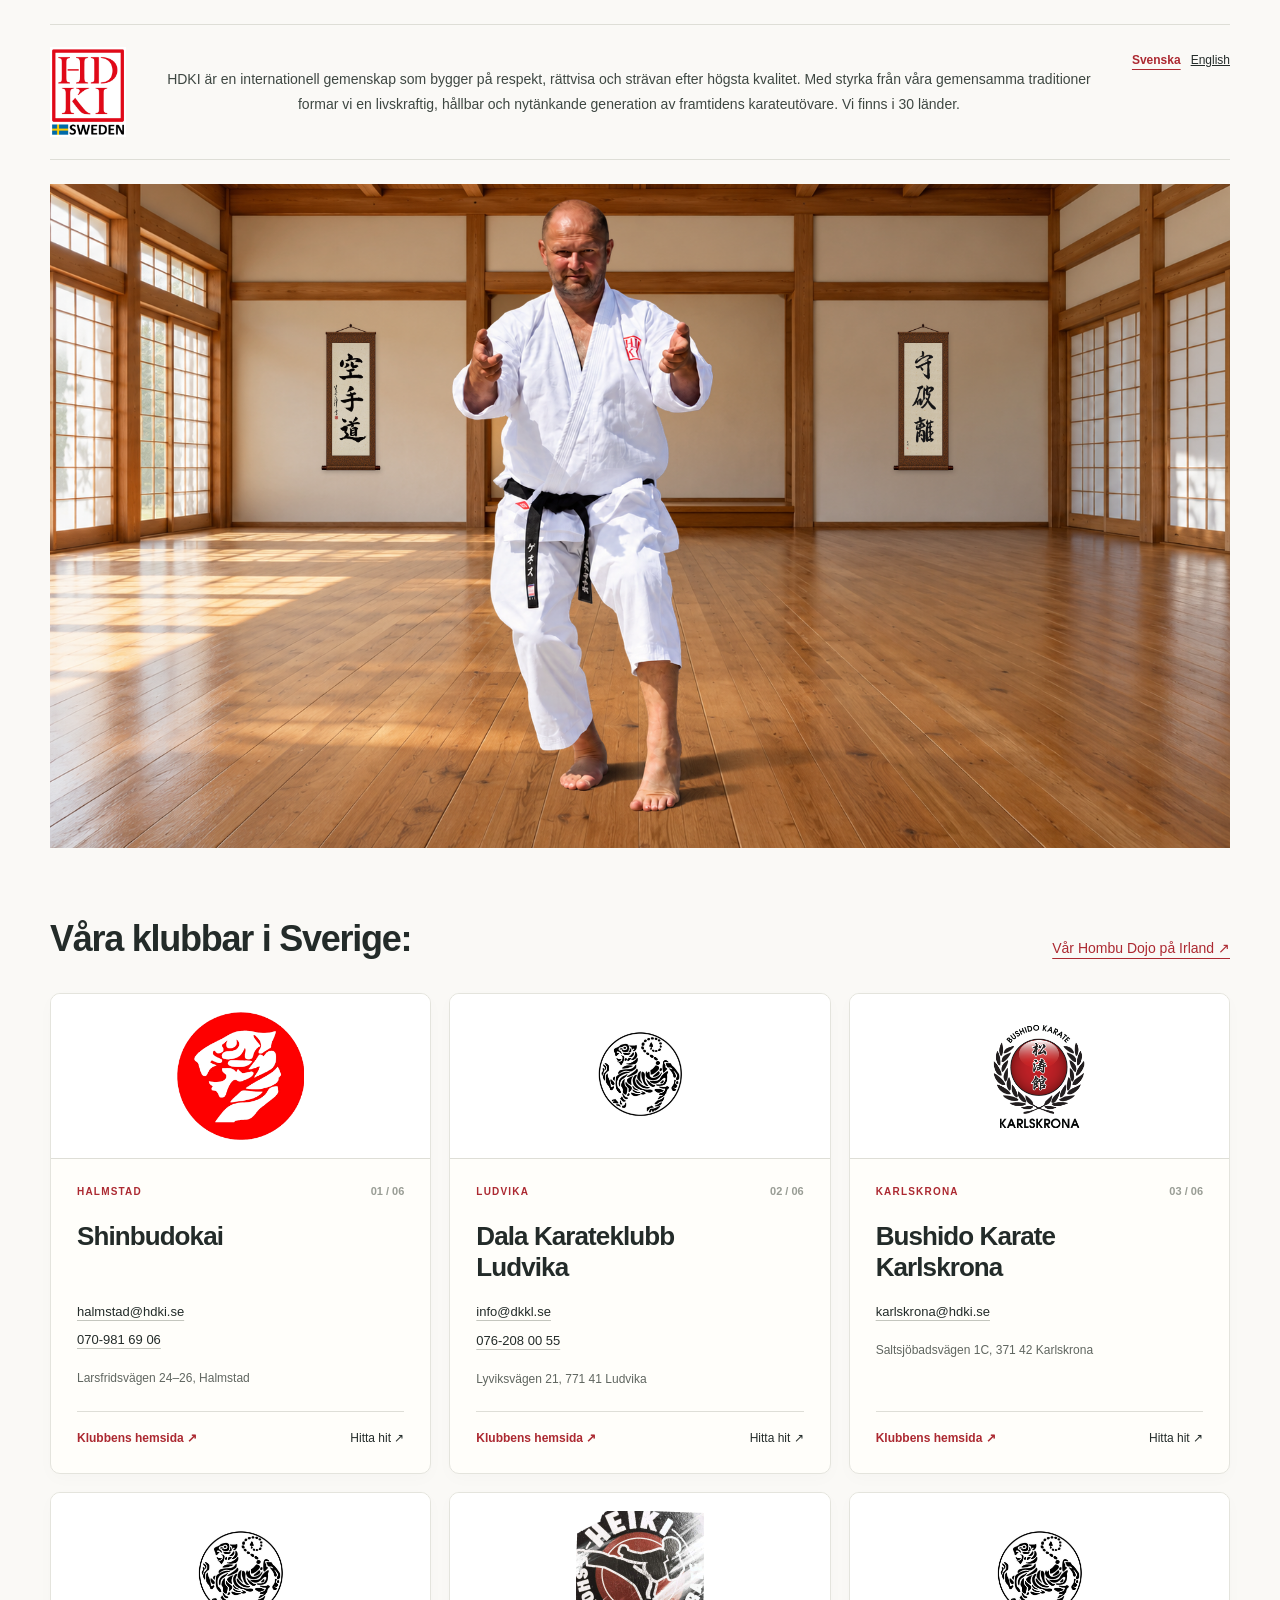
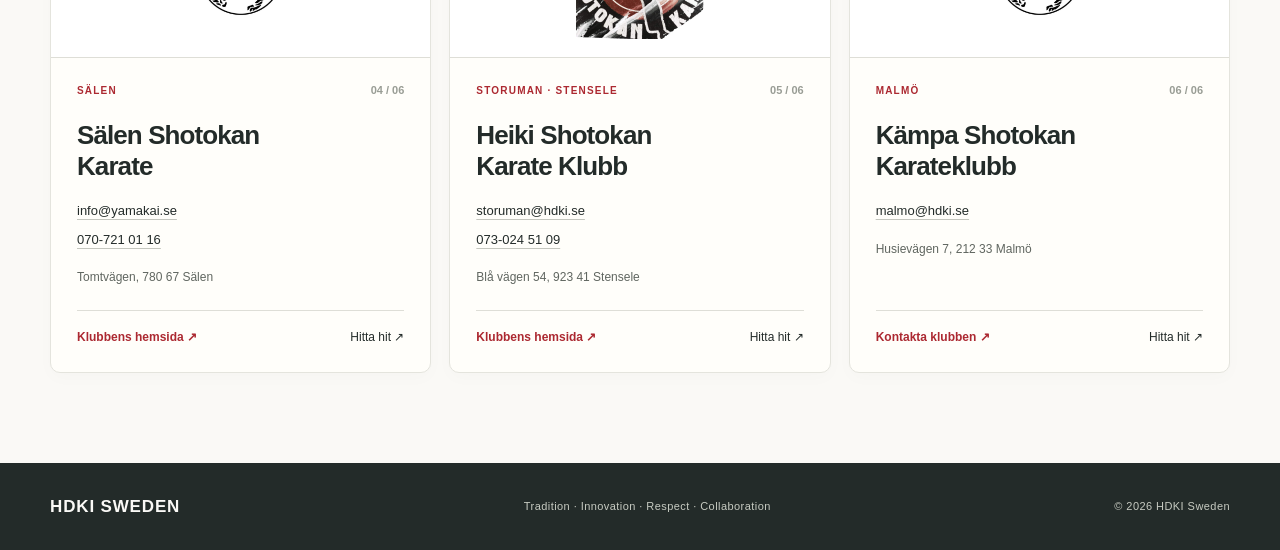
<file: index.html>
<!doctype html>
<html lang="sv">
<head>
  <meta charset="utf-8">
  <meta name="viewport" content="width=device-width,initial-scale=1">
  <meta name="description" content="HDKI Sweden – tradition, innovation, respekt och samarbete. Hitta din karateklubb och ta kontakt för att veta mer om träningen.">
  <meta name="theme-color" content="#a62b30">
  <title>HDKI Sweden · Karate & gemenskap</title>
  <link rel="stylesheet" href="styles.css">
<link rel="stylesheet" href="design-variants.css"></head>
<body class="variant-1">
  <header class="wrap design-header"><a class="design-brand" href="#innehall" aria-label="HDKI Sweden"><img src="bilder/cropped-HDKI_Flagga_SWEDEN_1000px.jpg" alt="HDKI Sweden" width="1000" height="1182"></a><div class="header-description"><section class="about"><div class="wrap"><p>HDKI är en internationell gemenskap som bygger på respekt, rättvisa och strävan efter högsta kvalitet. Med styrka från våra gemensamma traditioner formar vi en livskraftig, hållbar och nytänkande generation av framtidens karateutövare. Vi finns i 30 länder.</p></div></section></div><div class="wrap top-language"><span class="language-switch" aria-label="Language"><a href="index.html" lang="sv" hreflang="sv" aria-current="page">Svenska</a><a href="en.html" lang="en" hreflang="en">English</a></span></div></header>
  <a class="skip" href="#innehall">Hoppa till innehållet</a>
<main id="innehall">
    <section class="hero dojo-scene wrap" aria-label="HDKI Sweden"><div class="dojo-scrolls" aria-hidden="true"><img class="dojo-scroll scroll-karatedo" src="bilder/karatedo-clean.png?v=2" alt=""><img class="dojo-scroll scroll-shuhari" src="bilder/shuhari-matched.png?v=3" alt=""></div><div class="dojo-foreground"><img class="hero-portrait" src="bilder/karate-hero.png" alt="Karateutövare i vit dräkt och svart bälte" width="1537" height="1023" fetchpriority="high"></div></section>
    
    <section class="wrap clubs" id="klubbar" aria-labelledby="club-heading"><div class="section-heading"><div><h2 id="club-heading">Våra klubbar i Sverige:</h2></div><div class="clubs-hombu"><a href="https://www.hdki.org/">Vår Hombu Dojo på Irland <span aria-hidden="true">↗</span></a></div></div>
      <div class="club-grid">
        <article class="club"><div class="club-image"><img src="bilder/Shinbudokai.png" alt="" width="240" height="180" loading="lazy" decoding="async"></div><div class="club-top"><span>Halmstad</span><span class="club-no">01 / 06</span></div><h3>Shinbudokai</h3><div class="details"><a href="mailto:halmstad@hdki.se">halmstad@hdki.se</a><a href="tel:+46709816906">070-981 69 06</a></div><p class="address">Larsfridsvägen 24–26, Halmstad</p><div class="club-bottom"><a href="https://www.shinbudokai.se/">Klubbens hemsida ↗</a><a href="https://www.google.com/maps/search/?api=1&amp;query=Larsfridsv%C3%A4gen+24-26+Halmstad">Hitta hit ↗</a></div></article>
        <article class="club"><div class="club-image"><img src="bilder/Shotokan-Tiger.jpg" alt="" width="240" height="180" loading="lazy" decoding="async"></div><div class="club-top"><span>Ludvika</span><span class="club-no">02 / 06</span></div><h3>Dala Karateklubb<br>Ludvika</h3><div class="details"><a href="mailto:info@dkkl.se">info@dkkl.se</a><a href="tel:+46762080055">076-208 00 55</a></div><p class="address">Lyviksvägen 21, 771 41 Ludvika</p><div class="club-bottom"><a href="https://dkkl.se/">Klubbens hemsida ↗</a><a href="https://www.google.com/maps/search/?api=1&amp;query=Lyviksv%C3%A4gen+21+Ludvika">Hitta hit ↗</a></div></article>
        <article class="club"><div class="club-image"><img src="bilder/Bushido-Karate-Karlskrona.png" alt="" width="240" height="180" loading="lazy" decoding="async"></div><div class="club-top"><span>Karlskrona</span><span class="club-no">03 / 06</span></div><h3>Bushido Karate<br>Karlskrona</h3><div class="details"><a href="mailto:karlskrona@hdki.se">karlskrona@hdki.se</a></div><p class="address">Saltsjöbadsvägen 1C, 371 42 Karlskrona</p><div class="club-bottom"><a href="https://bkk-karlskrona.se/">Klubbens hemsida ↗</a><a href="https://www.google.com/maps/search/?api=1&amp;query=Saltsj%C3%B6badsv%C3%A4gen+1C+Karlskrona">Hitta hit ↗</a></div></article>
        <article class="club"><div class="club-image"><img src="bilder/Shotokan-Tiger.jpg" alt="" width="240" height="180" loading="lazy" decoding="async"></div><div class="club-top"><span>Sälen</span><span class="club-no">04 / 06</span></div><h3>Sälen Shotokan<br>Karate</h3><div class="details"><a href="mailto:info@yamakai.se">info@yamakai.se</a><a href="tel:+46707210116">070-721 01 16</a></div><p class="address">Tomtvägen, 780 67 Sälen</p><div class="club-bottom"><a href="https://www.yamakai.se/">Klubbens hemsida ↗</a><a href="https://www.google.com/maps/search/?api=1&amp;query=Tomtv%C3%A4gen+S%C3%A4len">Hitta hit ↗</a></div></article>
        <article class="club"><div class="club-image"><img src="bilder/Storuman.jpg" alt="" width="240" height="180" loading="lazy" decoding="async"></div><div class="club-top"><span>Storuman · Stensele</span><span class="club-no">05 / 06</span></div><h3>Heiki Shotokan<br>Karate Klubb</h3><div class="details"><a href="mailto:storuman@hdki.se">storuman@hdki.se</a><a href="tel:+46730245109">073-024 51 09</a></div><p class="address">Blå vägen 54, 923 41 Stensele</p><div class="club-bottom"><a href="https://www.stenselesk.com/">Klubbens hemsida ↗</a><a href="https://www.google.com/maps/search/?api=1&amp;query=Bl%C3%A5+v%C3%A4gen+54+Stensele">Hitta hit ↗</a></div></article>
        <article class="club"><div class="club-image"><img src="bilder/Shotokan-Tiger.jpg" alt="" width="240" height="180" loading="lazy" decoding="async"></div><div class="club-top"><span>Malmö</span><span class="club-no">06 / 06</span></div><h3>Kämpa Shotokan<br>Karateklubb</h3><div class="details"><a href="mailto:malmo@hdki.se">malmo@hdki.se</a></div><p class="address">Husievägen 7, 212 33 Malmö</p><div class="club-bottom"><a href="mailto:malmo@hdki.se">Kontakta klubben ↗</a><a href="https://www.google.com/maps/search/?api=1&amp;query=Husiev%C3%A4gen+7+Malm%C3%B6">Hitta hit ↗</a></div></article>
      </div>
    </section>
  </main>
  <footer><div class="wrap footer-inner"><div class="footer-brand">HDKI SWEDEN</div><p>Tradition · Innovation · Respect · Collaboration</p><p>© 2026 HDKI Sweden</p></div></footer>
</body>
</html>
</file>
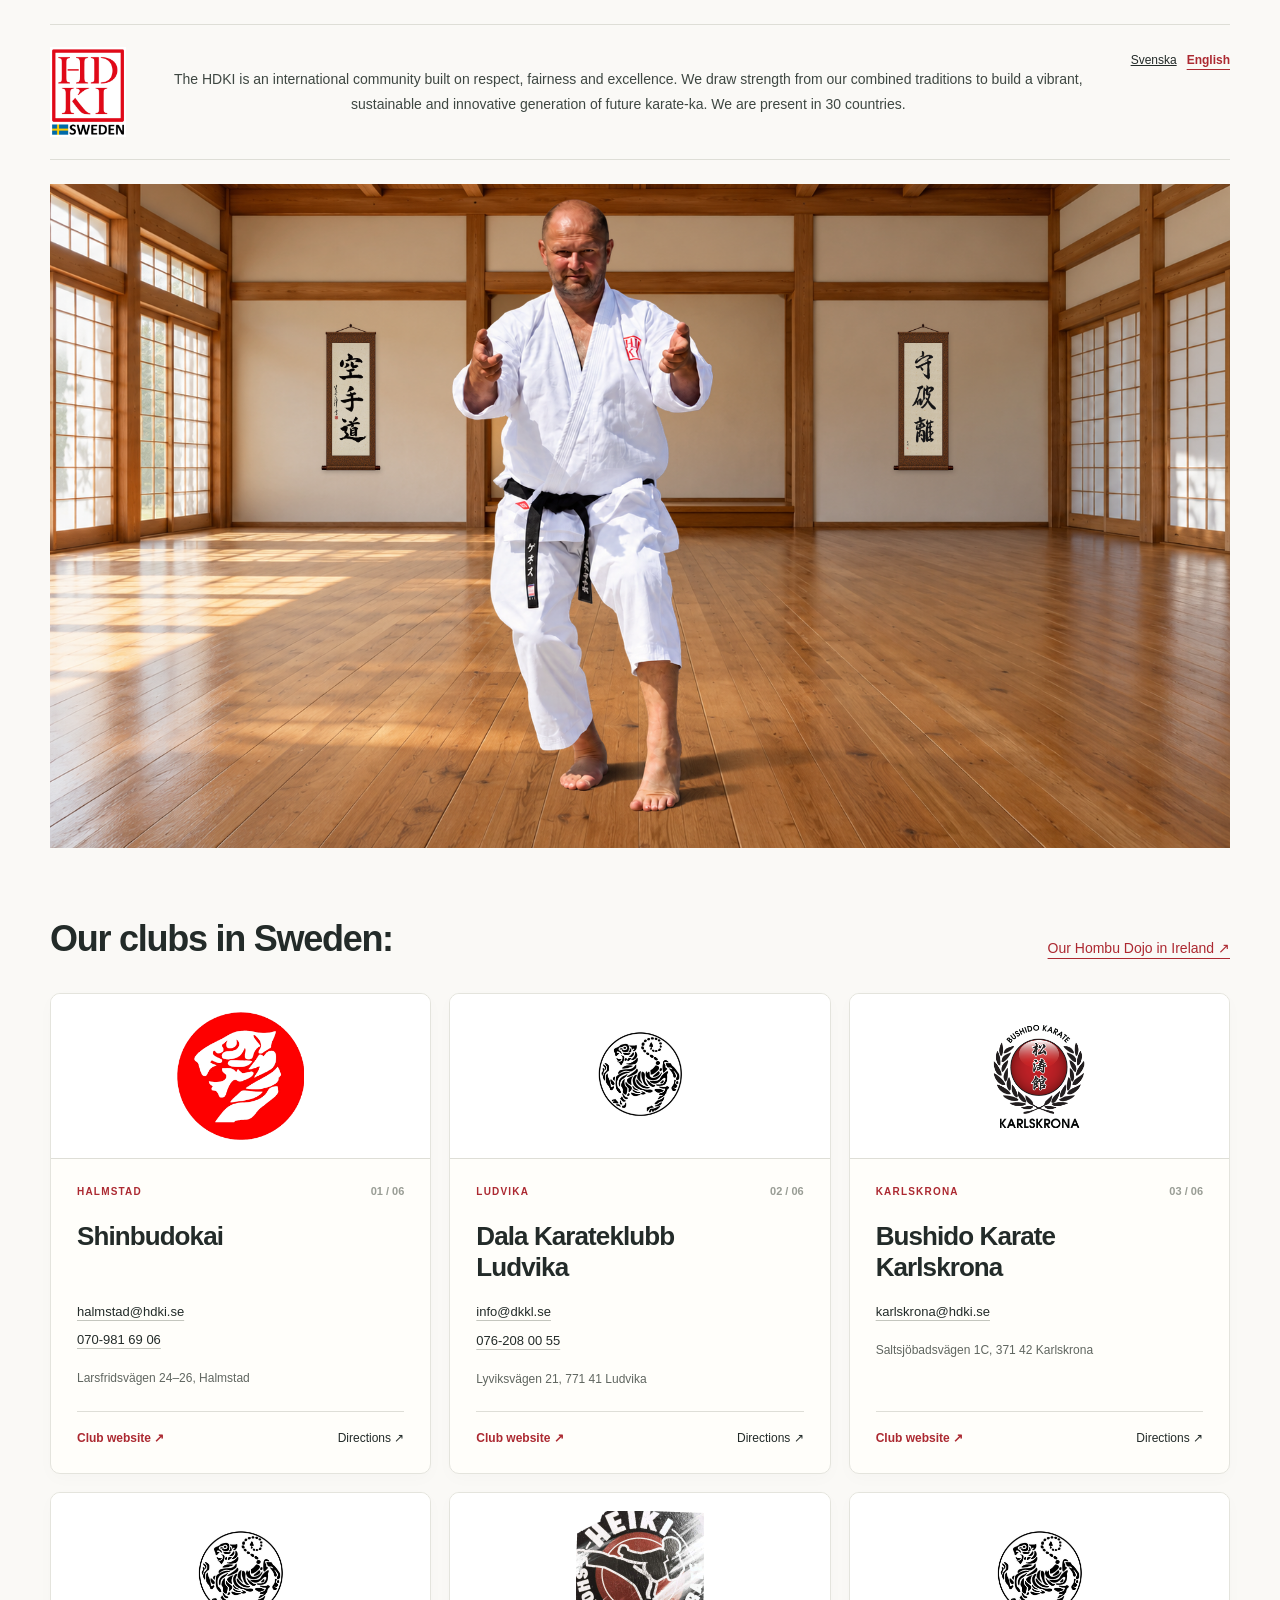
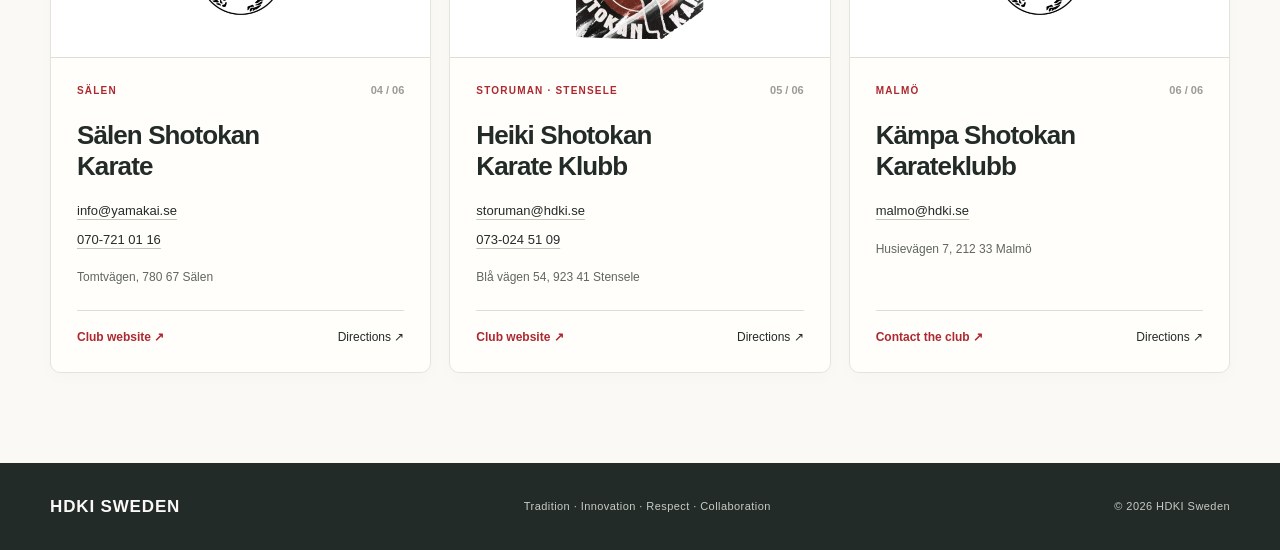
<file: en.html>
<!doctype html>
<html lang="en">
<head>
  <meta charset="utf-8">
  <meta name="viewport" content="width=device-width,initial-scale=1">
  <meta name="description" content="HDKI Sweden – tradition, innovation, respect and collaboration. Find your karate club and get in touch to learn more about training.">
  <meta name="theme-color" content="#a62b30">
  <title>HDKI Sweden · Karate & community</title>
  <link rel="stylesheet" href="styles.css">
<link rel="stylesheet" href="design-variants.css"></head>
<body class="variant-1">
  <header class="wrap design-header"><a class="design-brand" href="#innehall" aria-label="HDKI Sweden"><img src="bilder/cropped-HDKI_Flagga_SWEDEN_1000px.jpg" alt="HDKI Sweden" width="1000" height="1182"></a><div class="header-description"><section class="about"><div class="wrap"><p>The HDKI is an international community built on respect, fairness and excellence. We draw strength from our combined traditions to build a vibrant, sustainable and innovative generation of future karate-ka. We are present in 30 countries.</p></div></section></div><div class="wrap top-language"><span class="language-switch" aria-label="Language"><a href="index.html" lang="sv" hreflang="sv">Svenska</a><a href="en.html" lang="en" hreflang="en" aria-current="page">English</a></span></div></header>
  <a class="skip" href="#innehall">Skip to content</a>
<main id="innehall">
    <section class="hero dojo-scene wrap" aria-label="HDKI Sweden"><div class="dojo-scrolls" aria-hidden="true"><img class="dojo-scroll scroll-karatedo" src="bilder/karatedo-clean.png?v=2" alt=""><img class="dojo-scroll scroll-shuhari" src="bilder/shuhari-matched.png?v=3" alt=""></div><div class="dojo-foreground"><img class="hero-portrait" src="bilder/karate-hero.png" alt="Karate practitioner in a white gi and black belt" width="1537" height="1023" fetchpriority="high"></div></section>
    
    <section class="wrap clubs" id="klubbar" aria-labelledby="club-heading"><div class="section-heading"><div><h2 id="club-heading">Our clubs in Sweden:</h2></div><div class="clubs-hombu"><a href="https://www.hdki.org/">Our Hombu Dojo in Ireland <span aria-hidden="true">↗</span></a></div></div>
      <div class="club-grid">
        <article class="club"><div class="club-image"><img src="bilder/Shinbudokai.png" alt="" width="240" height="180" loading="lazy" decoding="async"></div><div class="club-top"><span>Halmstad</span><span class="club-no">01 / 06</span></div><h3>Shinbudokai</h3><div class="details"><a href="mailto:halmstad@hdki.se">halmstad@hdki.se</a><a href="tel:+46709816906">070-981 69 06</a></div><p class="address">Larsfridsvägen 24–26, Halmstad</p><div class="club-bottom"><a href="https://www.shinbudokai.se/">Club website ↗</a><a href="https://www.google.com/maps/search/?api=1&amp;query=Larsfridsv%C3%A4gen+24-26+Halmstad">Directions ↗</a></div></article>
        <article class="club"><div class="club-image"><img src="bilder/Shotokan-Tiger.jpg" alt="" width="240" height="180" loading="lazy" decoding="async"></div><div class="club-top"><span>Ludvika</span><span class="club-no">02 / 06</span></div><h3>Dala Karateklubb<br>Ludvika</h3><div class="details"><a href="mailto:info@dkkl.se">info@dkkl.se</a><a href="tel:+46762080055">076-208 00 55</a></div><p class="address">Lyviksvägen 21, 771 41 Ludvika</p><div class="club-bottom"><a href="https://dkkl.se/">Club website ↗</a><a href="https://www.google.com/maps/search/?api=1&amp;query=Lyviksv%C3%A4gen+21+Ludvika">Directions ↗</a></div></article>
        <article class="club"><div class="club-image"><img src="bilder/Bushido-Karate-Karlskrona.png" alt="" width="240" height="180" loading="lazy" decoding="async"></div><div class="club-top"><span>Karlskrona</span><span class="club-no">03 / 06</span></div><h3>Bushido Karate<br>Karlskrona</h3><div class="details"><a href="mailto:karlskrona@hdki.se">karlskrona@hdki.se</a></div><p class="address">Saltsjöbadsvägen 1C, 371 42 Karlskrona</p><div class="club-bottom"><a href="https://bkk-karlskrona.se/">Club website ↗</a><a href="https://www.google.com/maps/search/?api=1&amp;query=Saltsj%C3%B6badsv%C3%A4gen+1C+Karlskrona">Directions ↗</a></div></article>
        <article class="club"><div class="club-image"><img src="bilder/Shotokan-Tiger.jpg" alt="" width="240" height="180" loading="lazy" decoding="async"></div><div class="club-top"><span>Sälen</span><span class="club-no">04 / 06</span></div><h3>Sälen Shotokan<br>Karate</h3><div class="details"><a href="mailto:info@yamakai.se">info@yamakai.se</a><a href="tel:+46707210116">070-721 01 16</a></div><p class="address">Tomtvägen, 780 67 Sälen</p><div class="club-bottom"><a href="https://www.yamakai.se/">Club website ↗</a><a href="https://www.google.com/maps/search/?api=1&amp;query=Tomtv%C3%A4gen+S%C3%A4len">Directions ↗</a></div></article>
        <article class="club"><div class="club-image"><img src="bilder/Storuman.jpg" alt="" width="240" height="180" loading="lazy" decoding="async"></div><div class="club-top"><span>Storuman · Stensele</span><span class="club-no">05 / 06</span></div><h3>Heiki Shotokan<br>Karate Klubb</h3><div class="details"><a href="mailto:storuman@hdki.se">storuman@hdki.se</a><a href="tel:+46730245109">073-024 51 09</a></div><p class="address">Blå vägen 54, 923 41 Stensele</p><div class="club-bottom"><a href="https://www.stenselesk.com/">Club website ↗</a><a href="https://www.google.com/maps/search/?api=1&amp;query=Bl%C3%A5+v%C3%A4gen+54+Stensele">Directions ↗</a></div></article>
        <article class="club"><div class="club-image"><img src="bilder/Shotokan-Tiger.jpg" alt="" width="240" height="180" loading="lazy" decoding="async"></div><div class="club-top"><span>Malmö</span><span class="club-no">06 / 06</span></div><h3>Kämpa Shotokan<br>Karateklubb</h3><div class="details"><a href="mailto:malmo@hdki.se">malmo@hdki.se</a></div><p class="address">Husievägen 7, 212 33 Malmö</p><div class="club-bottom"><a href="mailto:malmo@hdki.se">Contact the club ↗</a><a href="https://www.google.com/maps/search/?api=1&amp;query=Husiev%C3%A4gen+7+Malm%C3%B6">Directions ↗</a></div></article>
      </div>
    </section>
  </main>
  <footer><div class="wrap footer-inner"><div class="footer-brand">HDKI SWEDEN</div><p>Tradition · Innovation · Respect · Collaboration</p><p>© 2026 HDKI Sweden</p></div></footer>
</body>
</html>
</file>
<file: styles.css>
:root{--paper:#f6f3ed;--ink:#202523;--muted:#606660;--red:#a62b30;--line:#d8d9d1;--white:#fffefa}
    *{box-sizing:border-box}html{scroll-behavior:smooth;scroll-padding-top:100px}body{margin:0;background:var(--paper);color:var(--ink);font-family:Arial,Helvetica,sans-serif;line-height:1.6}a{color:inherit}a:focus-visible,button:focus-visible{outline:3px solid var(--red);outline-offset:5px}a:hover{text-decoration-color:var(--red)}.wrap{width:min(1180px,calc(100% - 64px));margin:auto}.skip{position:absolute;top:-100px;left:12px;padding:12px;background:white;z-index:9}.skip:focus{top:8px}
    header{border-bottom:1px solid var(--line);background:var(--paper)}.header-inner{min-height:100px;display:flex;align-items:center;justify-content:space-between;gap:30px}.brand{text-decoration:none;display:flex;gap:16px;align-items:center}.brand-dot{height:41px;width:41px;border:8px solid var(--red);border-radius:50%}.brand-name{font-weight:800;font-size:27px;letter-spacing:.02em;line-height:1}.brand-name small{display:block;font-size:10px;letter-spacing:.29em;margin-top:9px;font-weight:500}.nav{display:flex;gap:30px;align-items:center;font-size:14px}.nav a{text-decoration:none}.nav a:hover{color:var(--red)}.nav .nav-cta{border-bottom:1px solid var(--red);padding-bottom:4px}
    .hero{padding:88px 0 80px;position:relative;overflow:hidden}.hero-grid{display:grid;grid-template-columns:1.3fr 1fr;gap:52px;align-items:center}.eyebrow{font-size:11px;letter-spacing:.19em;font-weight:700;text-transform:uppercase;display:flex;align-items:center;gap:12px}.eyebrow:before{content:"";width:25px;height:2px;background:var(--red)}h1{font-family:Georgia,'Times New Roman',serif;font-size:clamp(55px,6.5vw,88px);font-weight:400;line-height:1.04;letter-spacing:-.052em;margin:26px 0}h1 em{font-weight:400;color:var(--red)}.intro{max-width:420px;color:var(--muted);font-size:17px;margin:25px 0 32px}.button{display:inline-flex;align-items:center;gap:35px;background:var(--red);color:white;padding:15px 23px;text-decoration:none;font-size:14px}.button:hover{background:#862227}.button span{font-size:22px;line-height:1}.hero-art{position:relative;min-height:375px;display:grid;place-items:center}.sun{width:310px;height:310px;border-radius:50%;background:var(--red);box-shadow:0 0 0 28px #a62b3008,0 0 0 29px #a62b301a}.sun:after{content:"";position:absolute;width:70%;height:1px;top:50%;left:15%;background:#f6f3ed60;transform:rotate(-38deg)}.art-caption{position:absolute;bottom:0;right:0;font-size:10px;letter-spacing:.2em;text-transform:uppercase;color:var(--muted)}.art-word{position:absolute;font-family:Georgia,serif;color:var(--paper);font-size:57px;letter-spacing:.06em;transform:rotate(-8deg)}
    .values{border-top:1px solid var(--line);border-bottom:1px solid var(--line)}.values-inner{display:grid;grid-template-columns:repeat(4,1fr);padding:23px 0}.value{font-family:Georgia,serif;font-size:22px;border-left:1px solid var(--line);padding-left:30px}.value:first-child{border:0;padding-left:0}.value small{font-family:Arial,sans-serif;font-size:9px;letter-spacing:.15em;display:block;color:var(--muted);margin-top:5px;text-transform:uppercase}
    .clubs{padding:85px 0 90px}.section-heading{display:flex;align-items:end;justify-content:space-between;gap:30px;margin-bottom:34px}h2{font-family:Georgia,serif;font-weight:400;font-size:clamp(35px,4vw,51px);line-height:1.15;letter-spacing:-.035em;margin:15px 0 0}.section-heading p{font-size:14px;color:var(--muted);max-width:315px;margin:0}.club-grid{display:grid;grid-template-columns:repeat(3,1fr);gap:18px}.club{background:var(--white);padding:29px 26px 25px;border:1px solid var(--line);display:flex;flex-direction:column;min-height:333px;position:relative}.club:hover{border-color:#a62b3080}.club-top{display:flex;justify-content:space-between;align-items:center;color:var(--red);font-size:10px;letter-spacing:.12em;text-transform:uppercase}.club-no{color:#999d95;font-size:11px;letter-spacing:0}h3{font-family:Georgia,serif;font-weight:400;font-size:26px;letter-spacing:-.025em;line-height:1.2;margin:20px 0 19px;min-height:62px}.details{display:grid;gap:8px;font-size:13px}.details a{text-underline-offset:4px;text-decoration-color:#c4c6be;overflow-wrap:anywhere}.address{font-size:12px;color:var(--muted);margin-top:18px}.club-bottom{border-top:1px solid var(--line);padding-top:17px;margin-top:auto;display:flex;justify-content:space-between;gap:10px;font-size:12px}.club-bottom a{text-decoration:none}.club-bottom a:hover{color:var(--red)}.club .address{margin-bottom:22px}.contact{border-top:1px solid var(--line);padding:42px 0;display:flex;align-items:center;justify-content:space-between;gap:30px}.contact h2{font-size:32px;margin:0}.contact p{max-width:440px;color:var(--muted);font-size:14px;margin:0}.contact a{text-underline-offset:4px}footer{background:var(--ink);color:var(--paper);padding:30px 0}.footer-inner{display:flex;justify-content:space-between;align-items:center;gap:20px}.footer-brand{font-weight:700;font-size:17px;letter-spacing:.05em}.footer-inner p{font-size:11px;letter-spacing:.04em;margin:0;color:#c7cbc2}
    @media(max-width:950px){.hero-grid{grid-template-columns:1.3fr .8fr;gap:20px}.sun{width:235px;height:235px}.art-word{font-size:43px}.club-grid{grid-template-columns:repeat(2,1fr)}.value{padding-left:20px;font-size:20px}}
    @media(max-width:640px){.wrap{width:calc(100% - 36px)}.header-inner{min-height:85px;gap:15px}.brand-name{font-size:22px}.brand-dot{width:31px;height:31px;border-width:6px}.brand{gap:10px}.brand-name small{font-size:8px}.nav{font-size:12px;gap:15px}.nav .home-link{display:none}.hero{padding:48px 0 38px}.hero-grid{grid-template-columns:1fr;gap:20px}h1{font-size:63px}.intro{font-size:16px}.hero-art{min-height:225px}.sun{width:190px;height:190px}.art-word{font-size:36px}.art-caption{font-size:8px;right:0;bottom:0}.values-inner{grid-template-columns:repeat(2,1fr);row-gap:20px}.value{font-size:21px}.value:nth-child(3){border:0;padding-left:0}.section-heading{display:block}.section-heading p{margin-top:18px}.clubs{padding:50px 0}.club-grid{grid-template-columns:1fr}.club{min-height:310px}h3{min-height:0}.contact{display:block}.contact p{margin-top:18px}.footer-inner{display:block}.footer-inner p{margin-top:10px}}
    @media(prefers-reduced-motion:reduce){html{scroll-behavior:auto}}
.language-switch{display:flex;gap:10px;font-size:12px}.language-switch [aria-current=page]{color:var(--red);font-weight:bold;text-decoration:underline;text-underline-offset:5px}@media(max-width:640px){.header-inner{flex-wrap:wrap;padding:15px 0}.nav{flex-wrap:wrap;gap:16px}}

/* Shared imagery for both languages; contain preserves complete logos. */
.brand-logo{display:block;width:52px;height:52px;object-fit:contain;flex-shrink:0}
.hero-art{padding:0 20px 42px;min-width:0}
.hero-logo{display:block;width:min(100%,310px);height:auto;object-fit:contain}
.art-caption{left:0;text-align:center;letter-spacing:.13em}
.club-image{height:180px;margin:-29px -26px 24px;padding:18px;background:#fff;border-bottom:1px solid var(--line);display:grid;place-items:center}
.club-image img{display:block;width:100%;height:100%;min-height:0;object-fit:contain}
@media(max-width:640px){.brand-logo{width:42px;height:42px}.hero-logo{width:210px}.hero-art{padding-bottom:35px}.club-image{height:190px}}

.hero{padding:38px 0 42px}
.top-language{display:flex;justify-content:flex-end;padding-top:18px}
.about{border-top:1px solid var(--line);border-bottom:1px solid var(--line);padding:32px 0}
.about p{max-width:800px;margin:0 auto;text-align:center;font-size:17px;line-height:1.8;color:var(--muted)}
.hombu-link{padding:20px 0;border-bottom:1px solid var(--line);text-align:center}
.hombu-link a{color:var(--red);text-underline-offset:5px}
.hombu-link span{margin-left:8px}
@media(max-width:640px){.about{padding:24px 0}.about p{font-size:16px}}
.hero-logo{width:min(100%,310px);margin:0 auto}
footer .language-switch{color:var(--paper)}
footer .language-switch [aria-current=page]{color:var(--paper)}
@media(max-width:640px){.hero{padding:28px 0 32px}.hero-logo{width:min(100%,250px)}footer .language-switch{margin-top:12px}}
</file>
<file: design-variants.css>
/* Three local design studies sharing the same content. */
.design-nav{display:flex;justify-content:center;gap:8px;flex-wrap:wrap;padding:12px 18px;background:#fff;color:#303332;border-bottom:1px solid #ddd;font:12px/1.5 Arial,sans-serif}
.design-nav a{padding:5px 11px;text-decoration:none;border-radius:3px;border:1px solid #ddd}
.design-nav a[aria-current]{background:#292d2b;color:#fff;border-color:#292d2b}
.design-header{display:flex;align-items:center;justify-content:space-between;gap:20px;padding-top:22px;padding-bottom:22px}
.design-brand{display:flex;align-items:center;gap:14px;text-decoration:none;font-weight:700;letter-spacing:.12em;font-size:17px}
.design-brand img{width:44px;height:44px;object-fit:contain}
.design-header .top-language{width:auto;margin:0;padding:0}
.club{transition:transform .2s,box-shadow .2s}
.club:hover{transform:translateY(-3px)}
.hero-logo{width:265px}
.clubs{padding-top:55px}
.section-heading h2{font-size:36px}
.club-image{height:165px}
.variant-1{--paper:#faf9f6;--red:#ac2931;--ink:#232b29;--line:#deded7;font-family:'Segoe UI',Arial,sans-serif}
.variant-1 .design-header{margin-top:24px;border-top:1px solid var(--line);border-bottom:1px solid var(--line)}
.variant-1 .design-brand img{width:76px;height:auto;display:block}
.variant-1 .clubs-hombu{margin-left:auto;text-align:right;font-size:14px;color:var(--red)}
.variant-1 .clubs-hombu a{text-underline-offset:5px}
@media(max-width:640px){.variant-1 .section-heading{display:flex;align-items:center;flex-wrap:wrap;gap:16px}.variant-1 .clubs-hombu{font-size:13px}}
.variant-1 .design-header{align-items:center;gap:30px}
.variant-1 .design-brand{flex-shrink:0}
.variant-1 .header-description{flex:1;min-width:0}
.variant-1 .header-description .wrap{width:100%}
.variant-1 .header-description .about{padding:0;border:0}
.variant-1 .header-description .about p{font-family:'Segoe UI',Arial,sans-serif;font-size:14px;line-height:1.75;text-align:center;max-width:none}
.variant-1 .header-description .hombu-link{padding:10px 0 0;text-align:center;font-size:13px;border:0}
.variant-1 .design-header .top-language{flex-shrink:0;align-self:flex-start;padding-top:4px}
@media(max-width:800px){.variant-1 .design-header{flex-wrap:wrap;gap:18px}.variant-1 .header-description{flex-basis:calc(100% - 110px)}.variant-1 .design-header .top-language{width:100%;justify-content:flex-end;padding:0}.variant-1 .header-description .about p{font-size:14px}}
@media(max-width:440px){.variant-1 .design-brand img{width:60px}.variant-1 .header-description{flex-basis:calc(100% - 80px)}.variant-1 .header-description .about p{font-size:13px}}
.variant-1 .hero{padding:48px 0}
.variant-1 .hero{padding:28px 0 0}
.variant-1 .hero-portrait{display:block;width:min(100%,760px);height:auto;margin:0 auto}
.variant-1 .dojo-scene{padding:0;margin-top:24px;aspect-ratio:16/9;background:#c5a17a url('bilder/dojo-background.png') center/cover no-repeat;overflow:hidden}
.variant-1 .dojo-foreground{position:absolute;inset:0;display:flex;justify-content:center;align-items:flex-end}
.variant-1 .dojo-scrolls{position:absolute;inset:0;pointer-events:none}
.variant-1 .dojo-scroll{position:absolute;top:21%;height:23%;width:auto;object-fit:contain;transform:translateX(-50%);filter:brightness(.92) drop-shadow(1px 2px 2px #0003)}
.variant-1 .scroll-karatedo{left:25.5%}
.variant-1 .scroll-shuhari{left:74%}
.variant-1 .dojo-scene .hero-portrait{width:100%;height:100%;object-fit:contain;margin:0}
@media(max-width:640px){.variant-1 .dojo-scene{aspect-ratio:4/3;margin-top:18px}}
.variant-1 .about{border:0;padding:0 0 32px}
.variant-1 .about p{font-size:20px;line-height:1.85;font-family:Georgia,serif;max-width:820px;color:#3e4742}
.variant-1 .hombu-link{border:0;padding:0 0 35px}
.variant-1 .club{border:1px solid #e4e4dd;border-radius:10px;overflow:hidden;box-shadow:0 5px 18px #23352d05}
.variant-1 .club:hover{box-shadow:0 10px 28px #23352d12}
.variant-1 h2,.variant-1 h3{font-family:'Segoe UI',Arial,sans-serif;font-weight:600;letter-spacing:-.035em}
.variant-1 .club-top{font-weight:600}
.variant-1 .club-bottom a:first-child{color:var(--red);font-weight:600}
.variant-2{--paper:#ede8de;--red:#aa272b;--ink:#292b28;--line:#cbc7bd;--white:#f9f6ef;font-family:Georgia,'Times New Roman',serif}
.variant-2 .design-header{border-bottom:3px double var(--ink)}
.variant-2 .design-brand{font-family:Georgia,serif;font-size:22px;letter-spacing:.06em}
.variant-2 .hero{padding:45px 0 35px}
.variant-2 .hero-logo{width:245px}
.variant-2 .about{border-top:0;border-bottom:0;padding:0 0 28px}
.variant-2 .about p{font-family:Georgia,serif;color:var(--ink);font-size:22px;line-height:1.7;max-width:850px}
.variant-2 .hombu-link{border-top:1px solid var(--line);border-bottom:3px double var(--ink);padding:17px 0;font-family:Arial,sans-serif;font-size:13px;text-transform:uppercase;letter-spacing:.08em}
.variant-2 .section-heading h2{font-size:44px;font-style:italic}
.variant-2 .club{border:0;background:transparent;border-top:2px solid var(--ink);padding-top:24px}
.variant-2 .club-image{margin-top:0;background:#fff;border:1px solid var(--line);height:180px}
.variant-2 .club-top,.variant-2 .details,.variant-2 .address,.variant-2 .club-bottom{font-family:Arial,sans-serif}
.variant-2 h3{font-size:30px}
.variant-2 footer{background:#292b28}
.variant-3{--paper:#151b20;--ink:#f4f4ef;--muted:#b8c0c5;--red:#ef6368;--line:#354047;--white:#222b32;font-family:'Segoe UI',Arial,sans-serif}
.variant-3 .design-header{border-bottom:1px solid var(--line)}
.variant-3 .design-brand{letter-spacing:.18em}
.variant-3 .hero{background:radial-gradient(ellipse at center,#80313630,transparent 65%);padding:46px 0 38px}
.variant-3 .hero-logo{border:12px solid #fff;border-radius:4px;width:265px;box-shadow:0 20px 70px #0005}
.variant-3 .about{border:0;padding:0 0 30px}
.variant-3 .about p{font-size:19px;line-height:1.85;max-width:820px;color:#d4dade}
.variant-3 .hombu-link{padding:0 0 35px}
.variant-3 .hombu-link a{text-decoration:none;border-bottom:1px solid var(--red);padding-bottom:6px}
.variant-3 h2,.variant-3 h3{font-family:'Segoe UI',Arial,sans-serif;font-weight:600;letter-spacing:-.03em}
.variant-3 .club{border-radius:5px;overflow:hidden;border:1px solid #354047;box-shadow:0 8px 20px #0002}
.variant-3 .club-top{font-weight:600}
.variant-3 .club-bottom{font-weight:500}
.variant-3 .details a{text-decoration-color:#66737c}
.variant-3 .club-no{color:#a2afb8}
.variant-3 footer{background:#0e1418}
@media(max-width:640px){.design-header{padding-top:16px;padding-bottom:16px;gap:10px}.design-brand,.variant-2 .design-brand{font-size:14px;letter-spacing:.04em}.design-brand img{width:34px;height:34px}.design-header .language-switch{font-size:11px}.variant-1 .about p,.variant-2 .about p,.variant-3 .about p{font-size:17px}.section-heading h2,.variant-2 .section-heading h2{font-size:31px}.hero-logo,.variant-2 .hero-logo,.variant-3 .hero-logo{width:210px}}
@media(prefers-reduced-motion:reduce){.club{transition:none}.club:hover{transform:none}}
</file>
